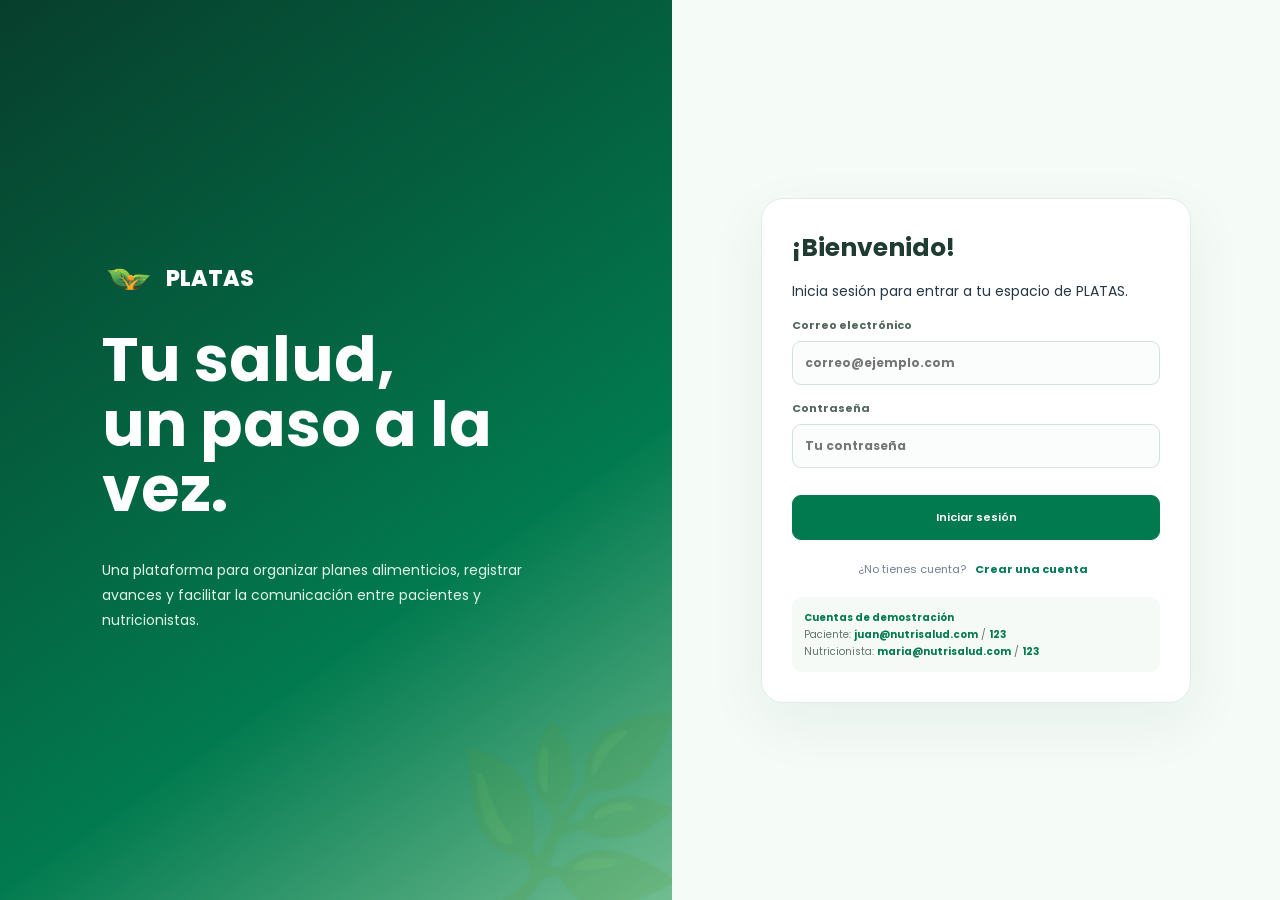
<file: index.html>
<!DOCTYPE html>
<html lang="es">
<head>
    <meta charset="utf-8">
    <meta name="viewport" content="width=device-width, initial-scale=1">
    <title>PLATAS | Acceso</title>
    <link rel="stylesheet" href="styles.css">
    <style>
    .auth-wrap {
        min-height: 100vh;
        display: grid;
        grid-template-columns: 1.05fr 0.95fr;
        background: #f5fbf7;
    }

    .auth-intro {
        background: linear-gradient(145deg, #073f2c, #027a4f 65%, #70bd91);
        color: white;
        padding: 8vw;
        display: flex;
        flex-direction: column;
        justify-content: center;
        position: relative;
        overflow: hidden;
    }

    .auth-intro:after {
        content: '🌿';
        font-size: 190px;
        position: absolute;
        right: -15px;
        bottom: -60px;
        opacity: .14;
    }

    .auth-intro h1 {
        font-size: clamp(34px, 5vw, 62px);
        line-height: 1.05;
        margin: 22px 0;
    }

    .auth-intro p {
        max-width: 450px;
        line-height: 1.8;
        color: #e0f5e8;
    }

    .auth-logo {
        display: flex;
        align-items: center;
        gap: 12px;
        font-size: 22px;
        font-weight: 800;
    }

    .auth-logo img {
        width: 52px;
        height: 52px;
        object-fit: contain;
    }

    .auth-panel {
        display: flex;
        align-items: center;
        justify-content: center;
        padding: 30px;
    }

    .auth-card {
        width: min(430px, 100%);
        background: white;
        border: 1px solid #e2ece7;
        border-radius: 22px;
        padding: 30px;
        box-shadow: 0 20px 60px #164d3210;
    }

    .auth-card h2 {
        margin: 0 0 5px;
        font-size: 25px;
        color: #203b32;
    }

    .auth-card > p {
        color: #718096;
        font-size: 12px;
        margin: 0 0 24px;
    }

    .auth-card label {
        display: block;
        font-size: 11px;
        font-weight: 700;
        color: #52665c;
        margin: 15px 0;
    }

    .auth-card input,
    .auth-card select {
        display: block;
        width: 100%;
        border: 1px solid #d5e2db;
        border-radius: 9px;
        padding: 12px;
        margin-top: 7px;
        background: #fbfdfc;
        font-size: 12px;
    }

    .auth-card .primary {
        width: 100%;
        margin-top: 12px;
        padding: 13px;
    }

    .auth-switch {
        text-align: center;
        margin-top: 20px;
        font-size: 11px;
        color: #718096;
    }

    .auth-switch button {
        border: 0;
        background: none;
        color: #027a4f;
        font-weight: 700;
    }

    .auth-error {
        display: none;
        background: #fff0f0;
        color: #bd3b3b;
        border-radius: 8px;
        padding: 10px;
        font-size: 11px;
        margin-top: 12px;
    }

    .demo {
        margin-top: 18px;
        padding: 12px;
        background: #f5faf7;
        border-radius: 10px;
        font-size: 10px;
        color: #61756a;
        line-height: 1.7;
    }

    .demo b {
        color: #027a4f;
    }

    .brand-leaf {
        font-size: 30px;
    }

    @media (max-width: 760px) {
    .auth-wrap {
        grid-template-columns: 1fr;
    }

    .auth-intro {
        padding: 30px 25px;
        min-height: 230px;
    }

    .auth-intro h1 {
        font-size: 35px;
        margin: 12px 0;
    }

    .auth-intro p {
        margin: 0;
    }

    .auth-intro:after {
        font-size: 100px;
    }

    .auth-panel {
        padding: 20px;
    }

    .auth-card {
        padding: 24px;
    }
    }
</style>
</head>
<body>

<div class="auth-wrap">
    <section class="auth-intro">
    <div class="auth-logo">
        <img src="logoplatas.png" alt="Logo PLATAS" onerror="this.style.display='none'">
        <span>PLATAS</span>
    </div>
    <h1>Tu salud,<br>un paso a la vez.</h1>
    <p>Una plataforma para organizar planes alimenticios, registrar avances y facilitar la comunicación entre pacientes y nutricionistas.</p>
    </section>

    <main class="auth-panel">
    <section class="auth-card">
        <div id="loginBox">
        <h2>¡Bienvenido!</h2>
        <p>Inicia sesión para entrar a tu espacio de PLATAS.</p>
        <form id="loginForm">
            <label>
            Correo electrónico
            <input id="loginEmail" type="email" placeholder="correo@ejemplo.com" required>
            </label>
            <label>
            Contraseña
            <input id="loginPassword" type="password" placeholder="Tu contraseña" required>
            </label>
            <div id="loginError" class="auth-error">No encontramos esa cuenta o la contraseña no coincide.</div>
            <button class="primary">Iniciar sesión</button>
        </form>
        <div class="auth-switch">
            ¿No tienes cuenta? <button id="showRegister">Crear una cuenta</button>
        </div>
        <div class="demo">
            <b>Cuentas de demostración</b><br>
            Paciente: <b>juan@nutrisalud.com</b> / <b>123</b><br>
            Nutricionista: <b>maria@nutrisalud.com</b> / <b>123</b>
        </div>
        </div>

        <div id="registerBox" class="hidden">
        <h2>Crear cuenta</h2>
        <p>Regístrate y elige cómo utilizarás PLATAS.</p>
        <form id="registerForm">
            <label>
            Nombre completo
            <input id="regName" placeholder="Ej. Sofía Martínez" required>
            </label>
            <label>
            Correo electrónico
            <input id="regEmail" type="email" placeholder="correo@ejemplo.com" required>
            </label>
            <label>
            Tipo de cuenta
            <select id="regRole">
                <option value="patient">Paciente</option>
                <option value="nutritionist">Nutricionista</option>
            </select>
            </label>
            <label>
            Contraseña
            <input id="regPassword" type="password" minlength="3" placeholder="Al menos 3 caracteres" required>
            </label>
            <div id="registerError" class="auth-error"></div>
            <button class="primary">Registrarme</button>
        </form>
        <div class="auth-switch">
            ¿Ya tienes cuenta? <button id="showLogin">Iniciar sesión</button>
        </div>
        </div>
    </section>
    </main>
</div>

<script>
    const DEFAULT_USERS = [
    { email: 'juan@nutrisalud.com', password: '123', name: 'Juan Pérez', role: 'patient' },
    { email: 'maria@nutrisalud.com', password: '123', name: 'Dra. María', role: 'nutritionist' }
    ];

    try {
    const s = JSON.parse(localStorage.getItem('nutri_session'));
    if (s && s.role) {
        location.replace(s.role === 'nutritionist' ? 'nutricionista.html' : 'paciente.html');
    }
    } catch (e) {}

    function getUsers() {
    try {
        const v = JSON.parse(localStorage.getItem('nutri_users'));
        return Array.isArray(v) && v.length ? v : DEFAULT_USERS.slice();
    } catch (e) {
        return DEFAULT_USERS.slice();
    }
    }

    function saveUsers(users) {
    localStorage.setItem('nutri_users', JSON.stringify(users));
    }

    function enter(user) {
    localStorage.setItem('nutri_session', JSON.stringify(user));
    location.href = user.role === 'nutritionist' ? 'nutricionista.html' : 'paciente.html';
    }

    document.getElementById('showRegister').onclick = () => {
    document.getElementById('loginBox').classList.add('hidden');
    document.getElementById('registerBox').classList.remove('hidden');
    };

    document.getElementById('showLogin').onclick = () => {
    document.getElementById('registerBox').classList.add('hidden');
    document.getElementById('loginBox').classList.remove('hidden');
    };

    document.getElementById('loginForm').onsubmit = (e) => {
    e.preventDefault();
    const users = getUsers();
    saveUsers(users);

    const email = document.getElementById('loginEmail').value.trim().toLowerCase();
    const password = document.getElementById('loginPassword').value;

    const user = users.find(u => u.email.toLowerCase() === email && u.password === password);

    if (!user) {
        document.getElementById('loginError').style.display = 'block';
        return;
    }
    enter(user);
    };

    document.getElementById('registerForm').onsubmit = (e) => {
    e.preventDefault();
    const users = getUsers();
    const name = document.getElementById('regName').value.trim();
    const email = document.getElementById('regEmail').value.trim().toLowerCase();
    const password = document.getElementById('regPassword').value;
    const role = document.getElementById('regRole').value;
    const err = document.getElementById('registerError');

    if (users.some(u => u.email.toLowerCase() === email)) {
        err.textContent = 'Ese correo ya está registrado. Inicia sesión o usa otro correo.';
        err.style.display = 'block';
        return;
    }

    const user = { name, email, password, role };
    users.push(user);
    saveUsers(users);
    enter(user);
    };
</script>

</body>
</html>
</file>
<file: styles.css>
@import url('https://fonts.googleapis.com/css2?family=Poppins:wght@400;500;600;700&display=swap');
:root{--g:#027A4F;--gd:#006341;--gs:#DDF5E8;--bg:#F7FBF9;--ink:#263746;--muted:#718096;--line:#E2ECE7;--blue:#DCEEFF;--purple:#F0E5FF}*{box-sizing:border-box}body{margin:0;background:var(--bg);color:var(--ink);font:14px Poppins,Arial,sans-serif}button,input,select{font:inherit}button{cursor:pointer}.layout{display:flex;min-height:100vh}.sidebar{width:240px;background:#fff;border-right:1px solid var(--line);padding:22px 15px;display:flex;flex-direction:column;flex-shrink:0}.brand{display:flex;align-items:center;gap:10px;padding:0 8px 22px;border-bottom:1px solid var(--line)}.brand img{width:43px;height:43px;object-fit:contain}.brand b{display:block;color:var(--gd);font-size:21px}.brand small,.user small{display:block;color:var(--muted);font-size:10px}.user{display:flex;gap:10px;align-items:center;padding:22px 8px}.user b{font-size:12px}.avatar{width:39px;height:39px;border-radius:50%;background:var(--gs);color:var(--gd);display:inline-grid;place-items:center;font-weight:700;flex-shrink:0}.nav{width:100%;display:flex;gap:13px;align-items:center;text-align:left;border:0;background:transparent;padding:12px;border-radius:9px;color:#52665c;margin:3px 0}.nav span{font-size:12px}.nav.active,.nav:hover{background:var(--gs);color:var(--gd);font-weight:700}.side-bottom{margin-top:auto;color:#8ba197;text-align:center;font-size:10px}main{min-width:0;flex:1}header{height:68px;position:sticky;top:0;background:#ffffffed;border-bottom:1px solid var(--line);display:flex;align-items:center;justify-content:space-between;padding:0 30px;z-index:4;color:#82948a;font-size:12px}header span{margin:0 9px;color:#b4c0b9}header b{color:var(--ink)}.top{border:0}.mobile{display:none;border:0;background:none;font-size:20px;color:var(--g)}.content{max-width:1400px;padding:32px;margin:auto}.page{animation:fade .2s ease}@keyframes fade{from{opacity:.5;transform:translateY(3px)}to{opacity:1;transform:none}}.hidden{display:none!important}.eyebrow{font-size:10px;letter-spacing:1.5px;font-weight:700;color:var(--g);margin:0 0 5px}.page h1{font-size:29px;color:#203b32;margin:0 0 7px}.muted{font-size:12px;color:var(--muted);line-height:1.7;margin-top:0}.stats{display:grid;grid-template-columns:repeat(3,minmax(0,1fr));gap:17px;margin:24px 0}.stat{border:1px solid var(--line);border-radius:15px;background:white;padding:19px}.stat.green{background:var(--gs);border-color:#c6e9d4}.stat.blue{background:var(--blue);border-color:#c6def5}.stat.purple{background:var(--purple);border-color:#e0d0f7}.stat>span{display:grid;place-items:center;background:#ffffffb8;width:36px;height:36px;border-radius:10px;font-size:20px;color:var(--g);margin-bottom:12px}.stat small{color:#5b7166;font-size:11px}.stat h3{font-size:17px;margin:7px 0 13px}.stat button,.detail{border:0;background:transparent;color:var(--gd);font-size:11px;font-weight:700;padding:0}.columns{display:grid;grid-template-columns:1.2fr .8fr;gap:18px;margin:18px 0}.card{background:#fff;border:1px solid var(--line);border-radius:15px;padding:22px;margin-bottom:18px;box-shadow:0 7px 24px #294f3b08;min-width:0}.card h2{font-size:16px;margin:0 0 8px;color:#203b32}.meal{display:flex;align-items:center;justify-content:space-between;padding:15px 0;border-bottom:1px solid #edf2ef;font-size:12px;cursor:pointer}.meal:last-child{border:0}.meal small{display:block;color:var(--muted);font-size:10px;margin:5px 0 0}.meal input{accent-color:var(--g)}.tip{display:flex;gap:12px;background:#f3faf6;padding:16px;border-radius:11px;margin:20px 0}.tip>span{font-size:27px}.tip b{font-size:12px}.tip p,.meal-card p{font-size:11px;color:var(--muted);line-height:1.7;margin-bottom:0}.primary,.outline{border-radius:9px;padding:11px 15px;font-size:11px;font-weight:600}.primary{background:var(--g);color:white;border:1px solid var(--g)}.primary:hover{background:var(--gd)}.outline{background:white;color:var(--gd);border:1px solid #b9d8c9}.outline:hover{background:#f3faf6}.plan-head{display:flex;align-items:center;gap:22px}.food-picture{width:130px;height:112px;background:#eaf6ee;border-radius:12px;display:grid;place-items:center;font-size:38px;flex-shrink:0}.food-picture small{font-size:10px;color:var(--g)}.plan-head h2{font-size:21px;margin:10px 0}.plan-head p{font-size:11px}.pill{display:inline-block;background:#e1f7e9;color:var(--g);border-radius:18px;padding:6px 10px;font-size:10px;font-weight:600}.meal-grid{display:grid;grid-template-columns:1fr 1fr;gap:0 16px}.meal-card{display:flex;gap:16px}.meal-card>span{font-size:28px;background:#eff8f2;border-radius:12px;padding:13px;height:55px}.meal-card small{font-size:9px;letter-spacing:1px;color:var(--g);font-weight:700}.meal-card h3{font-size:14px;margin:5px 0}.meal-card p{margin:5px 0 12px}.bar{height:6px;background:#eaf0ec;border-radius:9px;margin-top:13px;overflow:hidden}.bar i{height:100%;display:block;background:var(--g);border-radius:9px}.chart svg{width:100%;height:auto}.summary{display:flex;justify-content:space-between;gap:10px;padding:18px 0;border-bottom:1px solid var(--line);font-size:11px}.summary b{color:var(--ink)}.callout{font-size:10px;color:#826c2b;background:#fff7df;padding:13px;border-radius:9px;line-height:1.7}.note{display:flex;align-items:center;gap:13px}.note div{flex:1}.note b{font-size:12px}.note p{font-size:11px;color:var(--muted);line-height:1.7}.note small{color:var(--muted);font-size:10px}.chat{display:grid;grid-template-columns:265px minmax(0,1fr);padding:0;overflow:hidden;min-height:510px}.conversations{padding:15px;border-right:1px solid var(--line);background:#fcfefd}.conversations>input{margin-bottom:12px}.conversations input,.form-inline input,.form-inline select,.profile-columns input{width:100%;border:1px solid #d5e2db;border-radius:8px;padding:11px;background:white;color:var(--ink);font-size:11px;outline:none}.conversation{display:flex;align-items:center;gap:10px;width:100%;border:0;background:transparent;text-align:left;padding:12px 7px;border-radius:10px;margin:4px 0}.conversation.active,.conversation:hover{background:#eaf7ef}.conversation span:last-child{min-width:0}.conversation b,.conversation small{display:block}.conversation b{font-size:11px}.conversation small{font-size:9px;color:var(--muted);white-space:nowrap;overflow:hidden;text-overflow:ellipsis;max-width:150px;margin-top:4px}.blue-avatar{background:var(--blue);color:#286ca8}.purple-avatar{background:var(--purple);color:#7650b6}.chat-main{display:flex;flex-direction:column;min-width:0}.chat-title{display:flex;align-items:center;gap:10px;padding:16px;border-bottom:1px solid var(--line)}.chat-title div{flex:1}.chat-title b,.chat-title small{display:block}.chat-title b{font-size:12px}.chat-title small{font-size:10px;color:var(--muted);margin-top:4px}.online{width:8px;height:8px;border-radius:50%;background:#3ab47e}.messages{display:flex;flex-direction:column;gap:15px;padding:22px;flex:1;min-height:300px;background:#fbfefc}.bubble{max-width:78%;padding:12px 14px;border-radius:12px;font-size:11px;line-height:1.7}.bubble p{margin:0}.bubble small{display:block;text-align:right;font-size:9px;color:#81948a;margin-top:5px}.received{align-self:flex-start;background:#f0f4f1}.sent{align-self:flex-end;background:#dff5e8}.compose{display:flex;gap:9px;padding:14px;border-top:1px solid var(--line)}.compose input{flex:1;min-width:0;border:1px solid #d5e2db;border-radius:9px;padding:12px;font-size:11px}.compose button{font-size:18px}.profile-hero{display:flex;align-items:center;gap:18px}.big-avatar{width:78px;height:78px;border-radius:50%;background:var(--gs);color:var(--g);display:grid;place-items:center;font-size:24px;font-weight:700}.identity{flex:1}.identity h2{font-size:21px;margin:0 0 8px}.identity p{margin:10px 0 0}.profile-columns{grid-template-columns:1.1fr .9fr}.profile-columns label{display:block;font-size:10px;font-weight:600;color:#64776d;margin:14px 0}.profile-columns input{display:block;margin-top:7px}.profile-columns input:disabled{background:#f8fbf9;color:#62756b}.actions{display:flex;justify-content:flex-end;gap:9px}.setting{display:flex;align-items:center;justify-content:space-between;gap:10px;padding:17px 0;border-bottom:1px solid var(--line)}.setting b,.setting small{display:block}.setting b{font-size:11px}.setting small{font-size:9px;color:var(--muted);margin-top:5px}.setting input{accent-color:var(--g)}.setting-link{display:flex;gap:10px;align-items:center;width:100%;padding:16px 0;border:0;background:white;color:var(--g);text-align:left}.setting-link span{flex:1;font-size:11px;font-weight:600}.danger{color:#e34d4d;border-top:1px solid var(--line)}.form-inline{display:flex;gap:10px;align-items:center;margin-top:15px}.form-inline select{width:150px}.form-inline input{flex:1;min-width:100px}.table-wrap{overflow-x:auto}table{width:100%;border-collapse:collapse;text-align:left;font-size:11px}td,th{padding:14px;border-bottom:1px solid #edf2ef}th{background:#f8fbf9;color:#7a8d83;font-size:10px}.toast{position:fixed;bottom:22px;right:22px;background:#173e30;color:white;padding:13px 18px;border-radius:10px;opacity:0;transform:translateY(10px);transition:.2s;pointer-events:none;z-index:20;font-size:12px}.toast.show{opacity:1;transform:none}dialog{border:1px solid var(--line);border-radius:17px;padding:28px;max-width:400px;width:calc(100% - 30px);text-align:center;box-shadow:0 20px 70px #0002}dialog::backdrop{background:#172f2580}.close{position:absolute;right:12px;top:8px;border:0;background:none;font-size:24px;color:var(--muted)}.dialog-leaf{font-size:32px}dialog h2{font-size:19px}dialog p{font-size:12px;color:var(--muted);line-height:1.8}footer{display:flex;justify-content:space-between;padding:18px 0;color:#94a69b;font-size:10px}footer span:first-child{color:var(--g);font-weight:700}
@media(max-width:900px){.sidebar{width:205px}.content{padding:23px}.columns,.profile-columns{grid-template-columns:1fr}.chat{grid-template-columns:220px minmax(0,1fr)}}@media(max-width:700px){.sidebar{position:fixed;z-index:10;top:0;bottom:0;left:-250px;width:240px;transition:left .2s;box-shadow:0 5px 25px #173e3020}.sidebar.open{left:0}.mobile{display:block}header{height:60px;padding:0 15px;gap:12px}.content{padding:22px 14px}.page h1{font-size:24px}.stats,.meal-grid{grid-template-columns:1fr}.plan-head,.profile-hero{flex-wrap:wrap}.food-picture{width:100%;height:85px}.chat{grid-template-columns:1fr}.conversations{border-right:0;border-bottom:1px solid var(--line)}.messages{min-height:260px}.note{flex-wrap:wrap}.note button{width:100%}.form-inline{flex-wrap:wrap}.form-inline select,.form-inline input{width:100%;flex:auto}.profile-hero .primary{width:100%}footer{flex-direction:column;gap:8px}}
</file>
